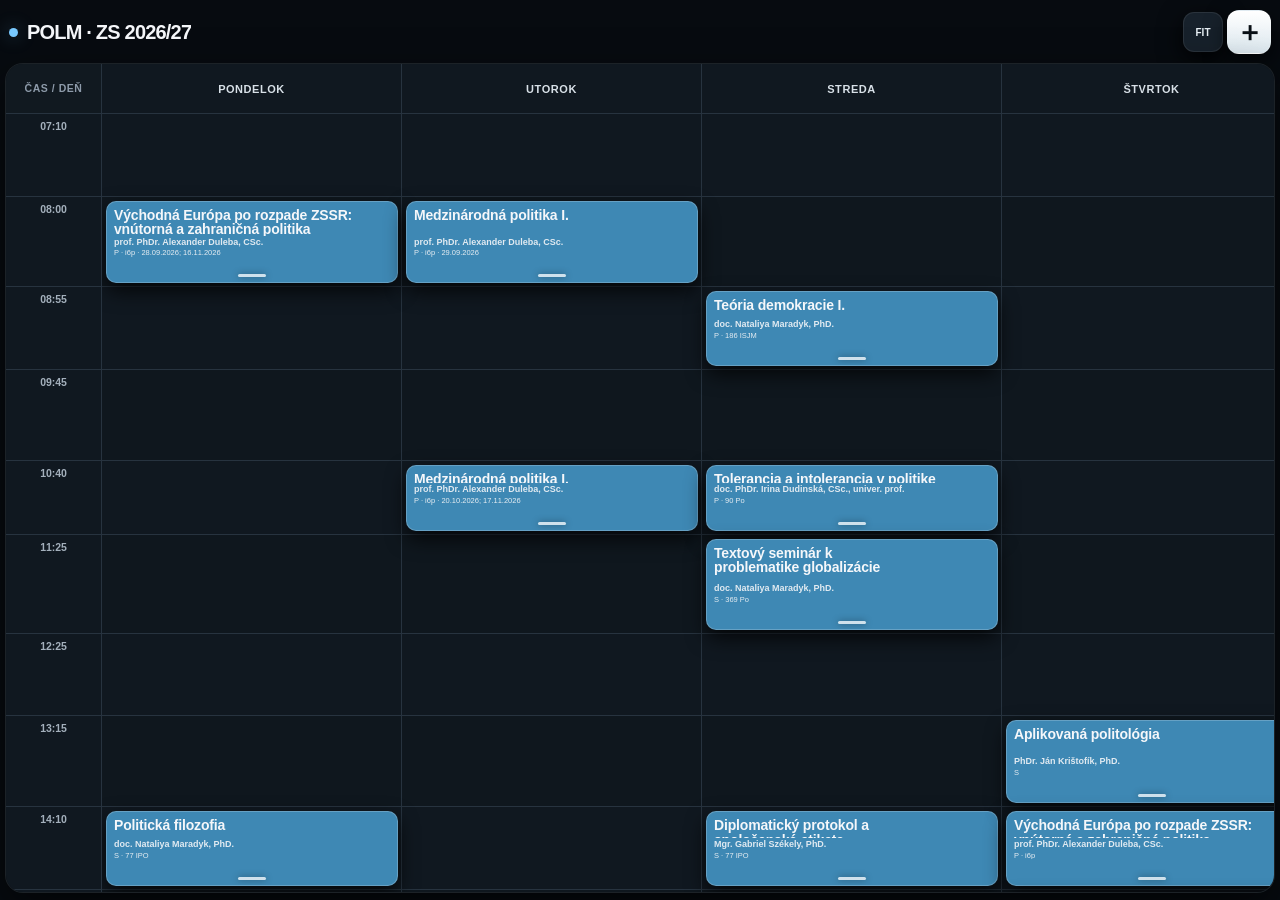
<file: index.html>
<!doctype html><html lang="sk"><head><meta charset="utf-8"><meta name="viewport" content="width=device-width, initial-scale=1.0, maximum-scale=10, user-scalable=yes, viewport-fit=cover"><meta name="theme-color" content="#080b10"><link rel="stylesheet" href="style.css?v=20260917-1"><link rel="stylesheet" href="ui-tweaks.css?v=20260917-7"></head><body><div class="app"><header class="top"><div class="brand"><i class="dot"></i><div class="title" id="title">POLM · ZS 2026/27</div></div><div class="topActions"><button class="zoomBtn fitBtn" id="zoomFit" aria-label="Celý rozvrh">FIT</button><button class="add" id="add" aria-label="Pridať">＋</button></div></header><main class="board" id="board"><div class="gridStage" id="gridStage"><div class="grid" id="grid"></div></div></main></div><div class="modal" id="modal"><section class="sheet" id="sheet"><div class="grabhit" id="grab"><i class="grab"></i></div><div class="badge" id="badge">NOVÁ HODINA</div><h2 id="mt">Pridať hodinu</h2><div class="form"><div class="field full"><label>Predmet</label><input id="name" autocomplete="off"></div><div class="field"><label>Deň</label><select id="day"><option value="0">Pondelok</option><option value="1">Utorok</option><option value="2">Streda</option><option value="3">Štvrtok</option><option value="4">Piatok</option></select></div><div class="field"><label>Začiatok</label><select id="start"></select></div><div class="field"><label>Koniec</label><select id="end"></select></div><div class="field"><label>P/S</label><input id="format"></div><div class="field"><label>Miestnosť</label><input id="room"></div><div class="field full"><label>Vyučujúci</label><input id="teacher"></div><div class="field"><label>Dátumy</label><input id="date"></div><div class="field"><label>Farba</label><input id="color" type="color" value="#3e88b4" class="colorInput"></div><div class="field full"><label>Moja poznámka</label><textarea id="note"></textarea></div><div class="field full"><label>Osobné označenie</label><label class="check"><input type="checkbox" id="cancelled"> Túto hodinu tento týždeň nemám</label></div></div><div class="actions"><button class="cancel" id="cancel">Zrušiť</button><button class="copy" id="copy">Kopírovať</button><button class="delete" id="del">Vymazať</button><button class="save" id="save">Uložiť</button></div></section></div><div class="modal titleModal" id="tm"><section class="sheet" id="ts"><div class="grabhit" id="tgrab"><i class="grab"></i></div><div class="badge">NASTAVENIE</div><h2>Názov rozvrhu</h2><div class="form"><div class="field full"><label>Názov</label><input id="titleInput" autocomplete="off"></div></div><div class="actions"><button class="cancel" id="tcancel">Zrušiť</button><button class="save" id="tsave">Uložiť</button></div></section></div><script src="data.js?v=20260916-7"></script><script src="app.js?v=20260917-7"></script></body></html>
</file>
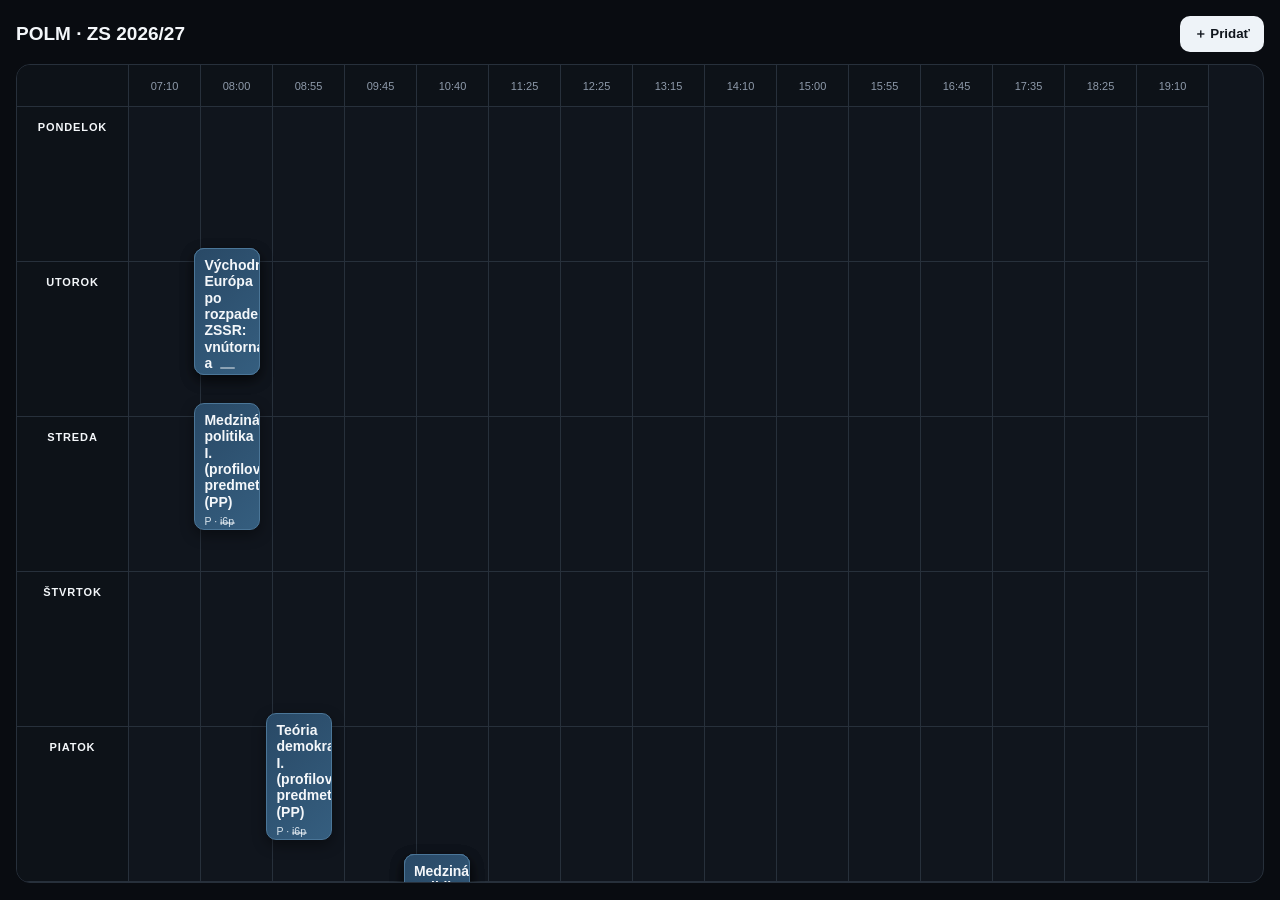
<file: polm-timetable-index.html>
<!doctype html>
<html lang="sk">
<head>
<meta charset="utf-8">
<meta name="viewport" content="width=device-width,initial-scale=1,viewport-fit=cover">
<meta name="theme-color" content="#090c11">
<title>POLM Timetable</title>
<style>
:root{--bg:#090c11;--panel:#10151d;--line:#27303b;--text:#f4f7fa;--muted:#8e9aaa;--mine:#294966;--mine2:#355e7f;--other:#542934;--bad:#ff6175;--cell:72px;--day:112px;--head:42px}
*{box-sizing:border-box}body{margin:0;background:var(--bg);color:var(--text);font:14px -apple-system,BlinkMacSystemFont,"Segoe UI",sans-serif}
.wrap{padding:16px;min-width:1200px}.top{display:flex;justify-content:space-between;align-items:center;margin-bottom:12px}.title{font-size:19px;font-weight:750}.add{border:0;border-radius:10px;padding:9px 14px;font-weight:700;background:#eef3f8;color:#10151d}
.grid{position:relative;display:grid;grid-template-columns:var(--day) repeat(15,var(--cell));grid-template-rows:var(--head) repeat(5,155px);border:1px solid var(--line);border-radius:14px;overflow:hidden;background:var(--panel)}
.corner,.time,.day{background:#0d1218;border-bottom:1px solid var(--line)}.corner{border-right:1px solid var(--line)}.time{display:flex;align-items:center;justify-content:center;color:var(--muted);font-size:11px;border-right:1px solid var(--line)}.day{display:flex;justify-content:center;padding-top:14px;font-size:11px;font-weight:800;letter-spacing:.08em;border-right:1px solid var(--line)}.cell{border-right:1px solid var(--line);border-bottom:1px solid var(--line)}
.event{position:absolute;border-radius:10px;padding:8px 9px;overflow:hidden;user-select:none;touch-action:none;cursor:grab;transition:box-shadow .12s,transform .08s;border:1px solid transparent;box-shadow:0 5px 14px #0006}
.event.dragging{cursor:grabbing;z-index:100;box-shadow:0 16px 35px #000b;transition:none}.mine{background:linear-gradient(135deg,var(--mine),var(--mine2));border-color:#4b7698}.other{background:linear-gradient(135deg,var(--other),#6a3440);border-color:#a34e5d}.event.conflict{outline:3px solid var(--bad);box-shadow:0 0 0 6px #ff617533,0 16px 35px #000b}
.name{font-weight:750;line-height:1.17;padding-right:15px}.meta{font-size:10.5px;line-height:1.35;color:#dce6ee;margin-top:4px}.cross{position:absolute;right:7px;top:3px;color:#ff7889;font-size:18px;font-weight:800}.handle{position:absolute;left:8px;right:8px;bottom:1px;height:10px;cursor:ns-resize}.handle:after{content:"";position:absolute;left:35%;right:35%;bottom:4px;height:2px;border-radius:2px;background:#ffffff70}
.modal{display:none;position:fixed;inset:0;background:#000a;align-items:center;justify-content:center;padding:16px;z-index:300}.box{width:min(430px,100%);max-height:92vh;overflow:auto;background:#151b24;border:1px solid #303a47;border-radius:16px;padding:17px}.box h2{margin:0 0 14px;font-size:18px}.form{display:grid;gap:9px}.form label{display:block;font-size:10px;color:var(--muted);margin-bottom:4px}.form input,.form select,.form textarea{width:100%;border:1px solid #303a47;border-radius:9px;background:#0d1218;color:var(--text);padding:9px;font:inherit}.form textarea{min-height:55px;resize:vertical}.actions{display:flex;gap:7px;margin-top:13px}.actions button{flex:1;border:0;border-radius:9px;padding:10px;font-weight:700}.cancel{background:#29323d;color:#fff}.delete{background:#63303b;color:#fff}.save{background:#eef3f8;color:#10151d}
@media(max-width:700px){.wrap{padding:8px}.top{margin-bottom:8px}.title{font-size:16px}.grid{--cell:68px;--day:98px;grid-template-rows:40px repeat(5,145px)}.event{padding:7px;font-size:12px}.meta{font-size:9.5px}}
</style>
</head>
<body>
<div class="wrap">
  <div class="top"><div class="title">POLM · ZS 2026/27</div><button class="add" id="add">＋ Pridať</button></div>
  <div id="grid" class="grid"></div>
</div>

<div id="modal" class="modal">
 <div class="box">
  <h2 id="modalTitle">Nová hodina</h2>
  <div class="form">
   <div><label>Predmet</label><input id="fName"></div>
   <div><label>Deň</label><select id="fDay"><option value="0">Pondelok</option><option value="1">Utorok</option><option value="2">Streda</option><option value="3">Štvrtok</option><option value="4">Piatok</option></select></div>
   <div><label>Začiatok</label><select id="fStart"></select></div>
   <div><label>Koniec</label><select id="fEnd"></select></div>
   <div><label>Označenie</label><select id="fType"><option value="mine">Moja hodina</option><option value="other">×</option></select></div>
   <div><label>P/S</label><input id="fFormat"></div>
   <div><label>Miestnosť</label><input id="fRoom"></div>
   <div><label>Vyučujúci</label><input id="fTeacher"></div>
   <div><label>Dátum</label><input id="fDate"></div>
   <div><label>Moja poznámka</label><textarea id="fNote"></textarea></div>
  </div>
  <div class="actions"><button class="cancel" id="cancel">Zrušiť</button><button class="delete" id="delete">Vymazať</button><button class="save" id="save">Uložiť</button></div>
 </div>
</div>

<script>
const TIMES=["07:10","08:00","08:55","09:45","10:40","11:25","12:25","13:15","14:10","15:00","15:55","16:45","17:35","18:25","19:10","19:55"];
const DAYS=["PONDELOK","UTOROK","STREDA","ŠTVRTOK","PIATOK"];
const raw=[
[0,"08:00","08:45","Východná Európa po rozpade ZSSR: vnútorná a zahraničná politika vybraných krajín","mine","P","i6p","prof. PhDr. Alexander Duleba, CSc.","28.09.2026",""],
[0,"08:00","08:45","Východná Európa po rozpade ZSSR: vnútorná a zahraničná politika vybraných krajín","mine","P","i6p","prof. PhDr. Alexander Duleba, CSc.","16.11.2026",""],
[0,"14:10","14:55","Politická filozofia","mine","S","77 IPO","doc. Nataliya Maradyk, PhD.","",""],
[1,"08:00","08:45","Medzinárodná politika I. (profilový predmet) (PP)","mine","P","i6p","prof. PhDr. Alexander Duleba, CSc.","29.09.2026",""],
[1,"10:40","11:25","Medzinárodná politika I. (profilový predmet) (PP)","mine","P","i6p","prof. PhDr. Alexander Duleba, CSc.","29.09.2026",""],
[1,"10:40","11:25","Medzinárodná politika I. (profilový predmet) (PP)","mine","P","i6p","prof. PhDr. Alexander Duleba, CSc.","20.10.2026",""],
[1,"10:40","11:25","Medzinárodná politika I. (profilový predmet) (PP)","mine","P","i6p","prof. PhDr. Alexander Duleba, CSc.","17.11.2026",""],
[2,"08:55","09:40","Teória demokracie I. (profilový predmet) (PP)","mine","P","i6p","doc. PhDr. Miroslav Nemec, PhD.","",""],
[2,"10:40","11:25","Tolerancia a intolerancia v politike","mine","S","i6p","doc. Mgr. Martin Zajac, PhD.","",""],
[2,"11:25","12:10","Textový seminár k problematike globalizácie","mine","P","i6p","Mgr. Matej Pitner","",""],
[2,"12:25","13:10","Textový seminár k problematike globalizácie","mine","P","i6p","Mgr. Matej Pitner","",""],
[2,"13:15","14:00","Textový seminár k problematike globalizácie","mine","P","i6p","Mgr. Matej Pitner","",""],
[2,"14:10","14:55","Diplomatický protokol a spoločenská etiketa","mine","P","i6p","Mgr. Ivana Iľkiv, PhD.","",""],
[2,"15:00","15:45","Diplomatický protokol a spoločenská etiketa","mine","P","i6p","Mgr. Ivana Iľkiv, PhD.","",""],
[2,"11:25","12:10","Dejiny sociálno-politického myslenia v Čechách a na Slovensku","other","P","i6p","doc. Mgr. Martin Kaľavský, PhD.","",""],
[2,"12:25","13:10","Dejiny sociálno-politického myslenia v Čechách a na Slovensku","other","S","i6p","doc. Mgr. Martin Kaľavský, PhD.","",""],
[3,"13:15","14:00","Aplikovaná politológia","mine","S","i6p","PhDr. Ján Krištofík, PhD.","",""],
[3,"14:10","14:55","Aplikovaná politológia","mine","S","i6p","PhDr. Ján Krištofík, PhD.","",""],
[3,"15:00","15:45","Aplikovaná politológia","mine","S","i6p","PhDr. Ján Krištofík, PhD.","",""],
[3,"14:10","14:55","Východná Európa po rozpade ZSSR: vnútorná a zahraničná politika vybraných krajín","mine","P","i6p","prof. PhDr. Alexander Duleba, CSc.","19.10.2026",""],
[3,"15:00","15:45","Východná Európa po rozpade ZSSR: vnútorná a zahraničná politika vybraných krajín","mine","P","i6p","prof. PhDr. Alexander Duleba, CSc.","19.10.2026",""]
];
let events=JSON.parse(localStorage.getItem("polm-events")||"null")||raw.map((x,i)=>({id:i,day:x[0],start:x[1],end:x[2],name:x[3],type:x[4],format:x[5],room:x[6],teacher:x[7],date:x[8],note:x[9]}));
let editId=null, gesture=null;
const $=id=>document.getElementById(id), grid=$("grid"), modal=$("modal");
const toMin=t=>{let [h,m]=t.split(":").map(Number);return h*60+m};
const nearest=m=>TIMES.reduce((a,t)=>Math.abs(toMin(t)-m)<Math.abs(toMin(a)-m)?t:a,TIMES[0]);
const esc=s=>String(s??"").replace(/[&<>"']/g,c=>({"&":"&amp;","<":"&lt;",">":"&gt;","\"":"&quot;","'":"&#39;"}[c]));
function conflict(e,day,start,end){return events.some(o=>o.id!==e.id&&o.day===day&&start<toMin(o.end)&&end>toMin(o.start))}
function persist(){localStorage.setItem("polm-events",JSON.stringify(events))}
function render(){
 grid.innerHTML='<div class="corner"></div>'+TIMES.slice(0,-1).map(t=>`<div class="time">${t}</div>`).join("");
 DAYS.forEach((d,i)=>{grid.insertAdjacentHTML("beforeend",`<div class="day">${d}</div>`);TIMES.slice(0,-1).forEach(()=>grid.insertAdjacentHTML("beforeend",'<div class="cell"></div>'))});
 events.forEach(e=>{
  const el=document.createElement("div"), start=toMin(e.start), end=toMin(e.end), base=toMin(TIMES[0]);
  el.className=`event ${e.type}`;el.dataset.id=e.id;
  el.style.left=(112+(start-base)/55*72)+"px";
  el.style.top=(42+e.day*155+(start-base)/55*155)+"px";
  el.style.width="66px";el.style.height=Math.max(38,(end-start)/55*155)+"px";
  el.innerHTML=`${e.type==="other"?'<span class="cross">×</span>':""}<div class="name">${esc(e.name)}</div><div class="meta">${esc(e.format)} · ${esc(e.room)}<br>${esc(e.teacher)}${e.date?"<br>"+esc(e.date):""}${e.note?"<br>• "+esc(e.note):""}</div><div class="handle"></div>`;
  grid.appendChild(el);
  el.addEventListener("dblclick",()=>openEdit(e.id));
  el.addEventListener("pointerdown",ev=>begin(ev,e,el,false));
  el.querySelector(".handle").addEventListener("pointerdown",ev=>begin(ev,e,el,true));
 });
}
function begin(ev,e,el,resize){
 ev.preventDefault();ev.stopPropagation();el.setPointerCapture(ev.pointerId);el.classList.add("dragging");
 gesture={evId:ev.pointerId,e,el,resize,x:ev.clientX,y:ev.clientY,day:e.day,start:toMin(e.start),end:toMin(e.end),previewDay:e.day,previewStart:toMin(e.start),previewEnd:toMin(e.end)};
 el.addEventListener("pointermove",move);el.addEventListener("pointerup",finish,{once:true});
}
function move(ev){
 if(!gesture)return;
 const g=gesture, dx=ev.clientX-g.x, dy=ev.clientY-g.y, d=g.e;
 if(g.resize){
  let n=Math.round((g.end+dy/155*55)/5)*5;n=Math.max(toMin(d.start)+30,Math.min(toMin(TIMES.at(-1)),n));g.previewEnd=n;
  g.el.style.height=Math.max(38,(n-toMin(d.start))/55*155)+"px";
 }else{
  let nd=Math.max(0,Math.min(4,g.day+Math.round(dy/155))), ns=Math.round((g.start+dx/72*55)/5)*5;
  const dur=g.end-g.start;ns=Math.max(toMin(TIMES[0]),Math.min(toMin(TIMES.at(-1))-dur,ns));
  g.previewDay=nd;g.previewStart=ns;g.el.style.transform=`translate(${dx}px,${dy}px)`;
 }
 const a=g.resize?g.previewEnd:g.previewStart+(g.end-g.start), b=g.resize?g.start:g.previewStart;
 g.el.classList.toggle("conflict",conflict(d,g.resize?d.day:g.previewDay,b,a));
}
function finish(){
 const g=gesture;if(!g)return;const d=g.e;
 if(!g.el.classList.contains("conflict")){
  if(g.resize)d.end=nearest(g.previewEnd);
  else{d.day=g.previewDay;d.start=nearest(g.previewStart);d.end=nearest(g.previewStart+(g.end-g.start));}
  persist();
 }
 g.el.classList.remove("dragging","conflict");g.el.style.transform="";gesture=null;render();
}
function fill(){
 ["fStart","fEnd"].forEach(id=>$(id).innerHTML=TIMES.slice(0,-1).map(t=>`<option>${t}</option>`).join(""));
}
function openEdit(id){
 editId=id;const e=events.find(x=>x.id===id);$("modalTitle").textContent="Upraviť hodinu";
 ["name","day","start","end","type","format","room","teacher","date","note"].forEach(k=>$("f"+k[0].toUpperCase()+k.slice(1)).value=e[k]??"");
 $("delete").style.display="block";modal.style.display="flex";
}
function openAdd(){
 editId=null;$("modalTitle").textContent="Nová hodina";
 ["Name","Format","Room","Teacher","Date","Note"].forEach(k=>$("f"+k).value="");
 $("fDay").value="0";$("fStart").value="08:00";$("fEnd").value="08:45";$("fType").value="mine";$("delete").style.display="none";modal.style.display="flex";
}
$("add").onclick=openAdd;$("cancel").onclick=()=>modal.style.display="none";
$("delete").onclick=()=>{events=events.filter(e=>e.id!==editId);persist();modal.style.display="none";render()};
$("save").onclick=()=>{
 const e={id:editId??Date.now(),name:$("fName").value,day:+$("fDay").value,start:$("fStart").value,end:$("fEnd").value,type:$("fType").value,format:$("fFormat").value,room:$("fRoom").value,teacher:$("fTeacher").value,date:$("fDate").value,note:$("fNote").value};
 if(toMin(e.end)<=toMin(e.start))return alert("Koniec musí byť neskôr ako začiatok.");
 if(conflict(e,e.day,toMin(e.start),toMin(e.end)))return alert("Tento čas sa prekrýva s inou hodinou.");
 if(editId===null)events.push(e);else events=events.map(x=>x.id===editId?e:x);
 persist();modal.style.display="none";render();
};
fill();render();
</script>
</body>
</html>
</file>
<file: style.css>
*{box-sizing:border-box}html,body{margin:0;width:100%;height:100%;background:#070b10;color:#f5f7fa;font:15px -apple-system,BlinkMacSystemFont,"SF Pro Display","Segoe UI",sans-serif}html{touch-action:auto}body{overflow:hidden;-webkit-tap-highlight-color:transparent;overscroll-behavior:none;touch-action:auto}.app{height:100dvh;padding:7px 5px calc(7px + env(safe-area-inset-bottom));display:flex;flex-direction:column;gap:6px}.top{height:50px;display:flex;align-items:center;justify-content:space-between;padding:0 4px;flex:none;min-width:0}.brand{display:flex;align-items:center;gap:9px;min-width:0;flex:1}.dot{width:9px;height:9px;border-radius:50%;background:#79caff;box-shadow:0 0 18px #79caff66;flex:none}.title{font-size:20px;font-weight:900;letter-spacing:-.04em;white-space:nowrap;overflow:hidden;text-overflow:ellipsis;cursor:pointer}.topActions{display:flex;align-items:center;gap:4px;flex:none}.zoomBtn{min-width:32px;width:32px;height:34px;border:1px solid #ffffff15;border-radius:8px;background:#17212b;color:#eaf2f7;font:800 14px -apple-system,BlinkMacSystemFont,"SF Pro Display","Segoe UI",sans-serif;padding:0}.zoomBtn:not(.fitBtn){display:none}.zoomBtn.fitBtn{width:44px;height:44px;font-size:10px}.add{width:44px;height:44px;border:1px solid #ffffff18;border-radius:12px;background:linear-gradient(#fff,#dce8ef);color:#0a1016;font-size:27px;font-weight:850;box-shadow:0 8px 22px #0009;flex:none}.board{flex:1;min-height:0;min-width:0;overflow:scroll;border:1px solid #ffffff12;border-radius:18px;background:#0b1117;box-shadow:0 18px 45px #0009;-webkit-overflow-scrolling:touch;overscroll-behavior:contain;touch-action:auto}.board::-webkit-scrollbar{display:none}.grid{position:relative;background:linear-gradient(180deg,#0f161d,#0b1117);touch-action:auto;user-select:none;-webkit-user-select:none}.corner,.time,.day,.cell{position:absolute}.corner{left:0;top:0;display:flex;align-items:center;justify-content:center;color:#8e9baa;font-size:8px;font-weight:900;letter-spacing:.05em;background:#111920;border-right:1px solid #27333f;border-bottom:1px solid #27333f;z-index:30}.time{left:0;display:flex;align-items:flex-start;justify-content:center;padding-top:11px;color:#a4b0bc;font-size:10px;font-weight:850;background:#101820;border-right:1px solid #27333f;border-bottom:1px solid #27333f;z-index:25}.day{top:0;display:flex;align-items:center;justify-content:center;color:#d8e0e7;font-size:10px;font-weight:900;letter-spacing:.05em;background:#101820;border-right:1px solid #27333f;border-bottom:1px solid #27333f;z-index:26}.cell{border-right:1px solid #27333f;border-bottom:1px solid #27333f;background:#101820;pointer-events:none}.cell.alt{background:#0f171e}.event{position:absolute;z-index:10;min-width:72px;min-height:0;padding:7px 8px 18px;border-radius:10px;border:1px solid #ffffff35;box-shadow:0 8px 20px #000b;overflow:hidden;user-select:none;-webkit-user-select:none;touch-action:auto;cursor:grab;will-change:left,top,height,background;transition:box-shadow .12s,outline .12s}.event.dragging,.event.resizing{touch-action:none;z-index:100;box-shadow:0 20px 40px #000d;transition:none}.mine{border-color:#ffffff35}.conflict{outline:3px solid #ff536d;box-shadow:0 0 0 5px #ff536d25,0 18px 42px #000d}.cancelled{filter:saturate(.45);opacity:.52}.cancelled:after{content:"";position:absolute;inset:7px;border-radius:7px;background:linear-gradient(135deg,transparent 47%,#ff5b6f 48%,#ff5b6f 52%,transparent 53%),linear-gradient(45deg,transparent 47%,#ff5b6f 48%,#ff5b6f 52%,transparent 53%);pointer-events:none}.content{height:100%;min-width:0;display:flex;flex-direction:column;gap:2px;overflow:hidden}.name{font-size:15.5px;font-weight:950;line-height:1.03;letter-spacing:-.024em;overflow-wrap:anywhere;word-break:break-word;display:block;-webkit-font-smoothing:antialiased;text-rendering:optimizeLegibility}.name.long{font-size:12.2px;line-height:1.01}.teacher{color:#e1eaf1;font-size:9.1px;font-weight:650;line-height:1.04;display:-webkit-box;-webkit-box-orient:vertical;-webkit-line-clamp:3;overflow:hidden;overflow-wrap:anywhere;word-break:break-word;-webkit-font-smoothing:antialiased}.info{margin-top:auto;color:#e0e8ef;font-size:7.4px;line-height:1.04;white-space:normal;overflow:hidden;text-overflow:ellipsis;max-height:17px;padding-right:3px;-webkit-font-smoothing:antialiased}.compact .name{font-size:13.2px}.compact .name.long{font-size:11.2px}.compact .teacher{font-size:8.3px;-webkit-line-clamp:2}.compact .info{font-size:6.9px}.cancelLabel{position:absolute;right:7px;top:5px;font-size:18px;font-weight:950;color:#ff7180}.conflictBadge{position:absolute;left:7px;bottom:24px;font-size:6.2px;font-weight:950;padding:3px 5px;border-radius:5px;background:#ff536d;color:#19070b}.moveZone{position:absolute;inset:0 0 18px 0;z-index:70;touch-action:auto}.hy{position:absolute;left:0;right:0;bottom:0;height:18px;z-index:100;touch-action:none;cursor:ns-resize;background:transparent}.hy i{position:absolute;left:50%;bottom:5px;width:28px;height:3px;border-radius:3px;background:#ffffffbf;transform:translateX(-50%);box-shadow:0 0 7px #0006}.modal{display:none;position:fixed;inset:0;background:#000c;align-items:flex-end;justify-content:center;z-index:300}.modal.open{display:flex}.sheet{width:100%;max-height:92dvh;overflow:auto;background:linear-gradient(#17212c,#0e151d);border:1px solid #ffffff16;border-bottom:0;border-radius:20px 20px 0 0;padding:0 16px calc(18px + env(safe-area-inset-bottom));box-shadow:0 -20px 70px #000d;transform:translateY(0);transition:transform .18s;overscroll-behavior:contain}.sheet.drag{transition:none}.grabhit{height:48px;margin:0 -16px;display:flex;align-items:center;justify-content:center;touch-action:none}.grab{width:46px;height:5px;border-radius:5px;background:#ffffff72}.badge{display:inline-block;padding:4px 7px;border-radius:7px;background:#ffffff10;color:#b9c9d8;font-size:8px;font-weight:900;margin:0 0 7px}.sheet h2{font-size:22px;margin:0 0 12px;letter-spacing:-.04em}.form{display:grid;grid-template-columns:1fr 1fr;gap:9px}.full{grid-column:1/-1}.field label{display:block;font-size:10px;font-weight:750;color:#8997a7;margin:0 0 5px}.field input,.field select,.field textarea{width:100%;min-height:46px;border:1px solid #ffffff15;border-radius:10px;background:#090e14;color:#f5f7fa;padding:10px;font:inherit;font-size:16px;outline:none}.field textarea{min-height:78px;resize:none}.colorInput{padding:5px!important;min-height:46px!important}.check{display:flex;align-items:center;gap:9px;min-height:46px;padding:10px 12px;border:1px solid #ffffff15;border-radius:10px;background:#090e14;color:#dfe8ef;font-weight:750}.check input{width:20px;height:20px;accent-color:#ff536d}.actions{display:grid;grid-template-columns:1fr 1fr;gap:8px;margin-top:14px}.actions button{min-height:48px;border:0;border-radius:10px;font-weight:900}.cancel{background:#252f3a;color:#fff}.delete{background:#5d2a36;color:#fff}.save{background:#eef5fa;color:#0d141a}.copy{background:#23465e;color:#fff}.titleModal{align-items:center;padding:14px}.titleModal .sheet{max-width:500px;border-radius:20px}@media(max-width:420px){.zoomBtn.fitBtn{width:38px;height:38px}.topActions{gap:3px}.title{font-size:18px}}@media(orientation:landscape) and (max-width:900px){.app{padding-top:28px;padding-left:calc(5px + env(safe-area-inset-left));padding-right:calc(5px + env(safe-area-inset-right))}.top{height:44px}.title{font-size:18px}.zoomBtn.fitBtn{height:34px;width:40px}}@media(min-width:701px){.day{font-size:11px}.time,.corner{font-size:10px}.event{font-size:13px}.name{font-size:15px}.teacher{font-size:9.5px}.info{font-size:8px}}
</file>
<file: ui-tweaks.css>
/* Mobile-first timetable refinement. */
.board{position:relative;background:#0b1117;width:max-content;max-width:100%;align-self:flex-start;flex:1 1 auto;overflow:auto}
.gridStage{position:relative;transform:none;flex:none}
.fitBtn{position:static!important;width:40px!important;height:40px!important;min-width:40px!important;font-size:10px!important;border-radius:11px!important;box-shadow:0 8px 24px #000d;touch-action:manipulation}
.time{font-size:10.5px;line-height:1;padding-top:7px;font-weight:850;white-space:nowrap;letter-spacing:-.01em}
.corner{font-size:9px;line-height:1}
.day{font-size:10.5px}
.event{padding:6px 7px 17px;touch-action:manipulation}
.event.dragging,.event.resizing{touch-action:none}
.content{display:flex;flex-direction:column;gap:2px;height:100%;min-width:0;overflow:hidden}
.name{flex:1 1 auto;min-height:0;font-size:12.3px!important;line-height:1.04!important;letter-spacing:-.012em!important;font-weight:900!important;overflow-wrap:normal!important;word-break:normal!important;display:block;overflow:hidden;text-wrap:pretty}
.teacher{flex:0 0 auto;font-size:8px!important;line-height:1.08!important;font-weight:650;display:-webkit-box;-webkit-box-orient:vertical;-webkit-line-clamp:2;overflow:hidden;overflow-wrap:normal;word-break:normal}
.info{flex:0 0 auto;font-size:7px!important;line-height:1.06!important;min-height:16px;max-height:30px;margin:0;color:#e6edf2;display:flex;flex-direction:column;gap:1px;overflow:hidden}
.info .meta,.info .note{display:block;min-width:0;white-space:nowrap;overflow:hidden;text-overflow:ellipsis}
.info .note{color:#f0f4f7;font-weight:700}
.cell{pointer-events:auto;cursor:pointer}
@media(max-width:420px){.fitBtn{width:38px!important;height:38px!important;min-width:38px!important;font-size:9px!important}.topActions{gap:5px}.time{font-size:10px;padding-top:7px}.corner{font-size:8.7px}.day{font-size:10px}}
@media(orientation:landscape) and (max-width:900px){.fitBtn{width:40px!important;height:34px!important;min-width:40px!important}}
@media(min-width:701px){.name{font-size:14px!important}.teacher{font-size:9px!important}.info{font-size:7.5px!important}.time,.corner{font-size:10.5px}.day{font-size:11px}}
.modal{z-index:500}
</file>
